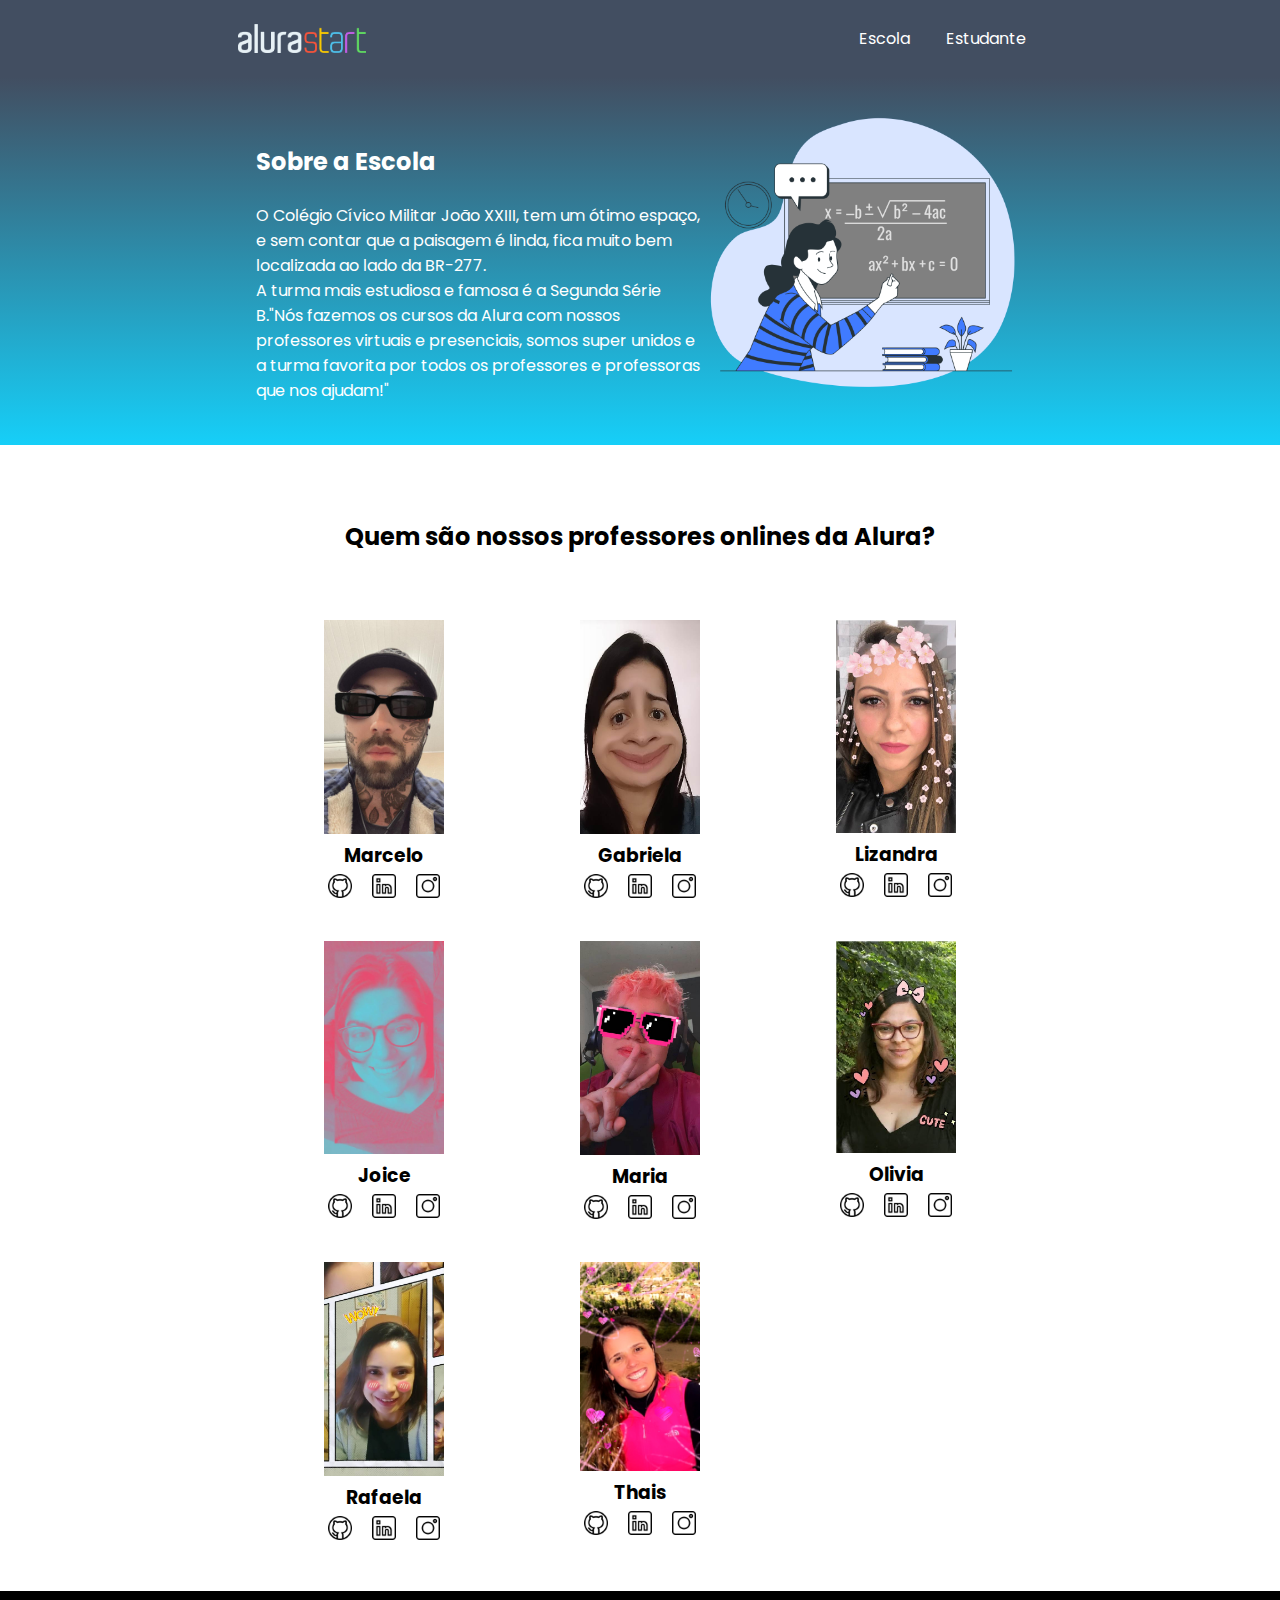
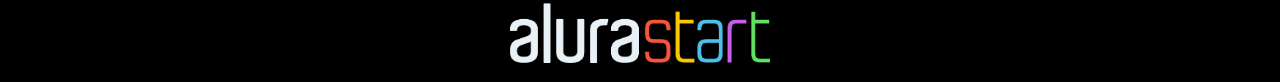
<file: index.html>
<!DOCTYPE html>
<html lang="en">
<head>
    <meta charset="UTF-8">
    <meta http-equiv="X-UA-Compatible" content="IE=edge">
    <meta name="viewport" content="width=device-width, initial-scale=1.0">
    <title>Equipe Alura Start</title>
    <link rel="stylesheet" href="style.css">
    <link rel="preconnect" href="https://fonts.googleapis.com">
    <link rel="preconnect" href="https://fonts.gstatic.com" crossorigin>
    <link href="https://fonts.googleapis.com/css2?family=Poppins&display=swap" rel="stylesheet">
</head>
<body>
    <header class="cabecalho">
        <img class="cabecalho-imagem" src="alurastart logo.png" alt="logo da alura start">
        <ul class="cabecalho-lista">
            <li class="cabecalho-lista-item">Escola</li>
            <li class="cabecalho-lista-item">Estudante</li>
        </ul>
    </header>
    <section class="escola">
        <div class="escola-div-conteudo">
            <h2 class="escola-titulo">Sobre a Escola</h2>
            <p class="escola-texto-um">O Colégio Cívico Militar João XXIII, tem um ótimo espaço, e sem contar que a paisagem é linda, fica muito bem localizada ao lado da BR-277.</p>
            <p class="escola-texto-dois">A turma mais estudiosa e famosa é a Segunda Série B."Nós fazemos os cursos da Alura com nossos professores virtuais e presenciais, somos super unidos e a turma favorita por todos os professores e professoras que nos ajudam!"</p>
        </div>
        <img class="escola-imagem" src="Formula-bro.png" alt="imagem que representa uma professora em sala de aula">
    </section>
    <section class="estudante">
        <h2 class="estudante-titulo">Quem são nossos professores onlines da Alura?</h2>
        <div class="estudante-todos">
        <span></span>
        <div class="estudante-div">
            <img class="estudante-imagem" src="Marcelo.jpeg" alt="foto do marcelo">
            <h3 class="estudante-nome">Marcelo</h3>
            <a href="https://github.com/marcelopaludetto"><img class="estudante-icone" src="github.png" alt="icone github"></a>
            <a href="https://linkedin.com/marcelopaludetto"><img class="estudante-icone" src="linkedin.png" alt="icone linkedin"></a>
            <a href="https://instagram.com/marcelopaludetto"><img class="estudante-icone" src="instagram.png" alt="icone instagram"></a>
        </div>
        <div class="estudante-div">
            <img class="estudante-imagem" src="Gabi.jpg" alt="foto da gabi">
            <h3 class="estudante-nome">Gabriela</h3>
            <a href="https://github.com/GabrielaM-L"><img class="estudante-icone" src="github.png" alt="icone github"></a>
            <a href="https://www.linkedin.com/in/gabriela-marcomini-de-lima/"><img class="estudante-icone" src="linkedin.png" alt="icone linkedin"></a>
            <a href="https://www.instagram.com/gabriela_marcomini/"><img class="estudante-icone" src="instagram.png" alt="icone instagram"></a>
        </div>
        <div class="estudante-div">
            <img class="estudante-imagem" src="Liz.jpg" alt="foto da lizandra">
            <h3 class="estudante-nome">Lizandra</h3>
            <a href="https://github.com/LizandraDuarte40"><img class="estudante-icone" src="github.png" alt="icone github"></a>
            <a href="https://www.linkedin.com/in/lizandrarlm-duarte/"><img class="estudante-icone" src="linkedin.png" alt="icone linkedin"></a>
            <a href="https://www.instagram.com/lizandrarlm"><img class="estudante-icone" src="instagram.png" alt="icone instagram"></a>
        </div>
        <span></span>
        <span></span>
        <div class="estudante-div">
            <img class="estudante-imagem" src="Joice.jpg" alt="foto da joice">
            <h3 class="estudante-nome">Joice</h3>
            <a href="https://github.com/JoiceAlura"><img class="estudante-icone" src="github.png" alt="icone github"></a>
            <a href="https://www.linkedin.com/in/joicebarbaresco/"><img class="estudante-icone" src="linkedin.png" alt="icone linkedin"></a>
            <a href="https://www.instagram.com/joicebarbaresco/"><img class="estudante-icone" src="instagram.png" alt="icone instagram"></a>
        </div>
        <div class="estudante-div">
            <img class="estudante-imagem" src="Maria.jpg" alt="foto da maria">
            <h3 class="estudante-nome">Maria</h3>
            <a href="https://github.com/MagePSR"><img class="estudante-icone" src="github.png" alt="icone github"></a>
            <a href="https://www.linkedin.com/in/mariageovanna"><img class="estudante-icone" src="linkedin.png" alt="icone linkedin"></a>
            <a href="https://www.instagram.com/magpsr/"><img class="estudante-icone" src="instagram.png" alt="icone instagram"></a>
        </div>
        <div class="estudante-div">
            <img class="estudante-imagem" src="Olivia.jpg" alt="foto da olhe">
            <h3 class="estudante-nome">Olivia</h3>
            <img class="estudante-icone" src="github.png" alt="icone github">
            <a href="https://www.linkedin.com/in/olhe/"><img class="estudante-icone" src="linkedin.png" alt="icone linkedin"></a>
            <a href="https://github.com/olhe12"><img class="estudante-icone" src="instagram.png" alt="icone instagram"></a>
        </div>
        <span></span>
        <span></span>
        <div class="estudante-div">
            <img class="estudante-imagem" src="Rafa.jpg" alt="foto da rafa">
            <h3 class="estudante-nome">Rafaela</h3>
            <a href="https://github.com/rafaelamunhoz12"><img class="estudante-icone" src="github.png" alt="icone github"></a>
            <a href="http://linkedin.com/in/rafaela-felix-munhoz-oliveira-02160a10a"><img class="estudante-icone" src="linkedin.png" alt="icone linkedin"></a>
            <a href="https://www.instagram.com/rafafmo/"><img class="estudante-icone" src="instagram.png" alt="icone instagram"></a>
        </div>
        <div class="estudante-div">
            <img class="estudante-imagem" src="Thais.jpg" alt="foto da thais">
            <h3 class="estudante-nome">Thais</h3>
            <a href="https://github.com/Thaispianucci"><img class="estudante-icone" src="github.png" alt="icone github"></a>
            <a href="https://www.linkedin.com/in/thais-pianucci-benedicto-54a9a416/"><img class="estudante-icone" src="linkedin.png" alt="icone linkedin"></a>
            <a href="https://www.instagram.com/thaispianucci/"><img class="estudante-icone" src="instagram.png" alt="icone instagram"></a>
        </div>

    </div>
    </section>
    <footer class="rodape">
        <img class="rodape-imagem"src="alurastart logo.png" alt="logo da alura start">
    </footer>
</body>
</html>
</file>
<file: style.css>
*{
    margin: 0;
    padding: 0;
}
body {
    font-family: 'Poppins', sans-serif;
}
.cabecalho {
    background-color: #424E61;
    color: white;
    display: flex;
    justify-content: space-around;
    align-items: center;
    padding: 24px 0;
}

.cabecalho-imagem{
    width: 10%;
}

.cabecalho-lista-item{
    display: inline-block;
    margin: 0 16px;
    font-size: 16px;
}

.escola-imagem{
    width: 25%;
}

.escola{
    background-image: linear-gradient(#424E61,#16CFF8);
    color:white;
    display: flex;
    justify-content: center;
    align-items: center;
    padding: 24px 0;
}

.escola-div-conteudo{
    width: 35%;
}


.escola-titulo{
    padding: 24px 0;
}

.estudante{
    padding: 24px 0;
}
.estudante-imagem{
    width: 120px;
}

.estudante-icone{
    width: 24px;
    padding: 4px 8px;
}

.estudante-div{
    text-align: center;
    padding: 16px 0;
}

.estudante-titulo{
    text-align: center;
    padding: 50px 0;
}

.estudante-todos{
    display: grid;
    grid-template-columns: 20% 20% 20% 20% 20%;
}

.rodape{
    background-color: black;
    text-align: center;
}

.rodape-imagem{
    height: 60px;
    padding: 12px 0;
   
}
</file>
